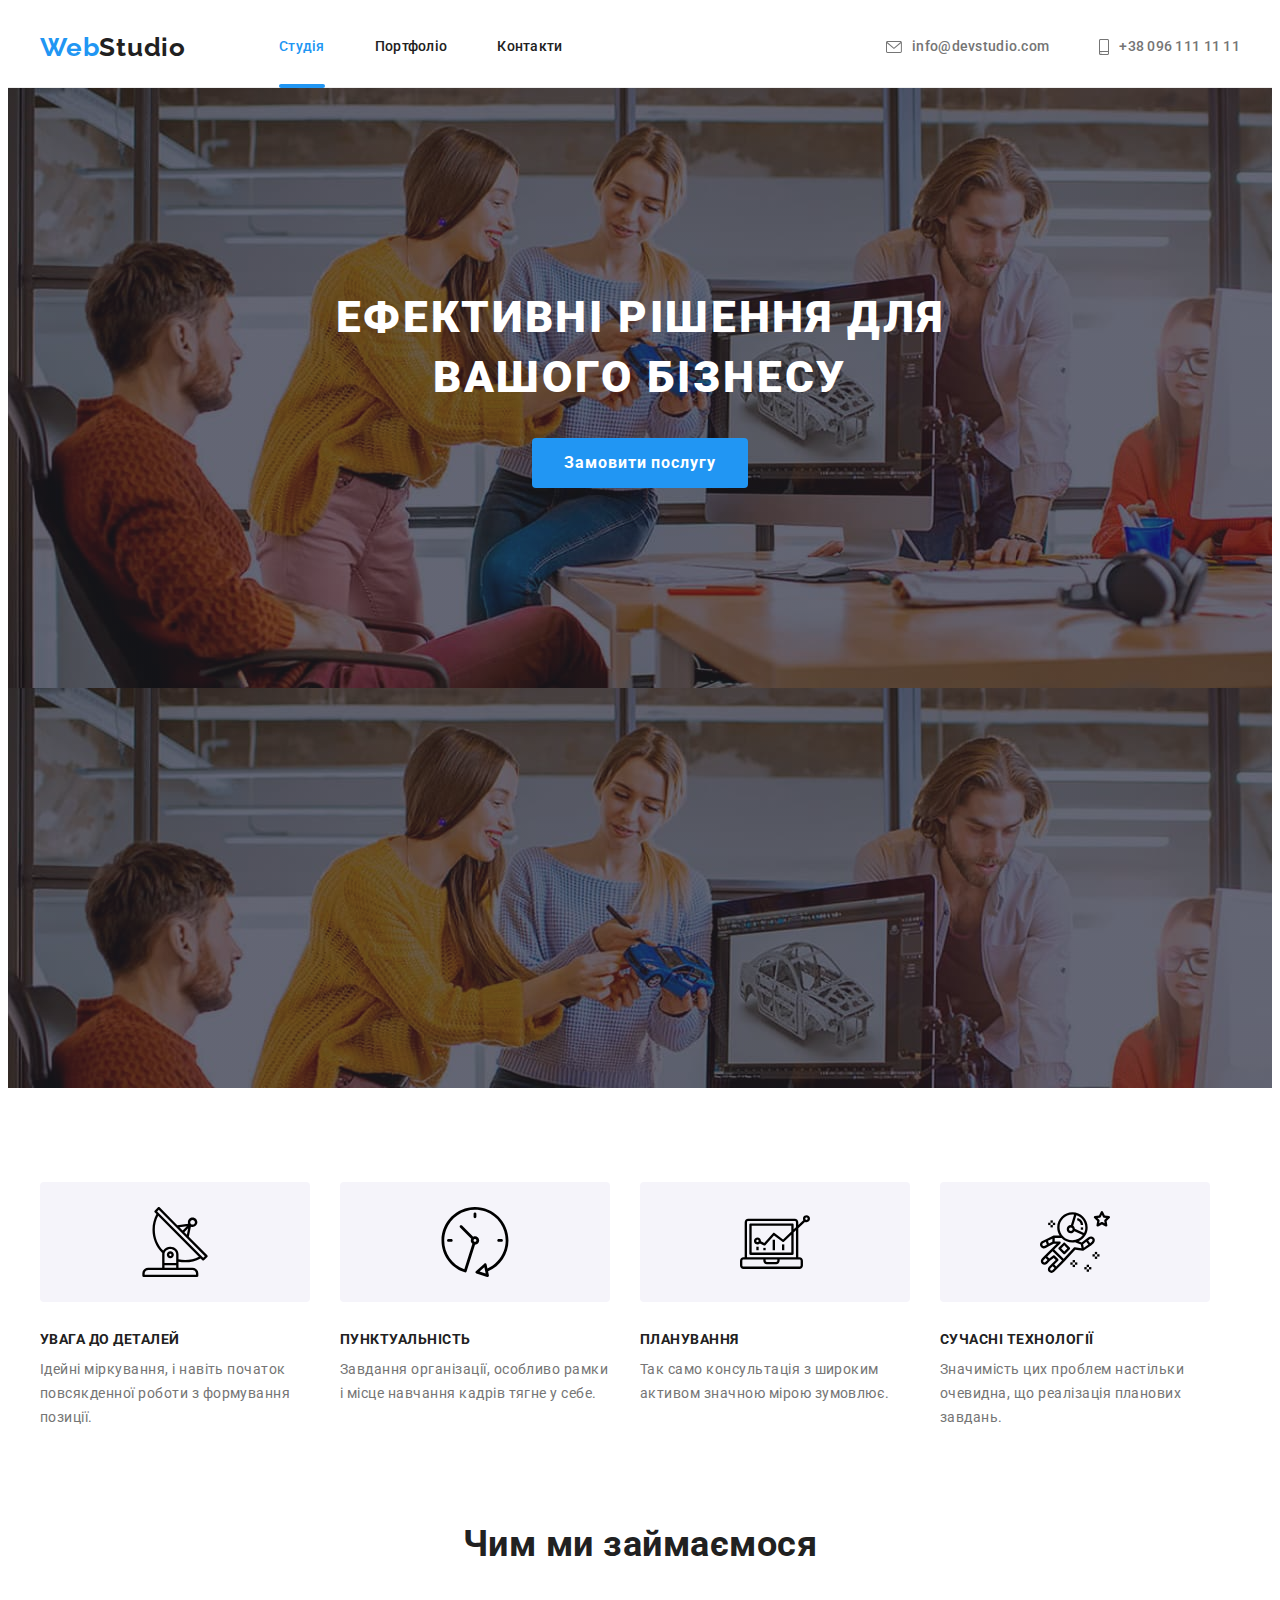
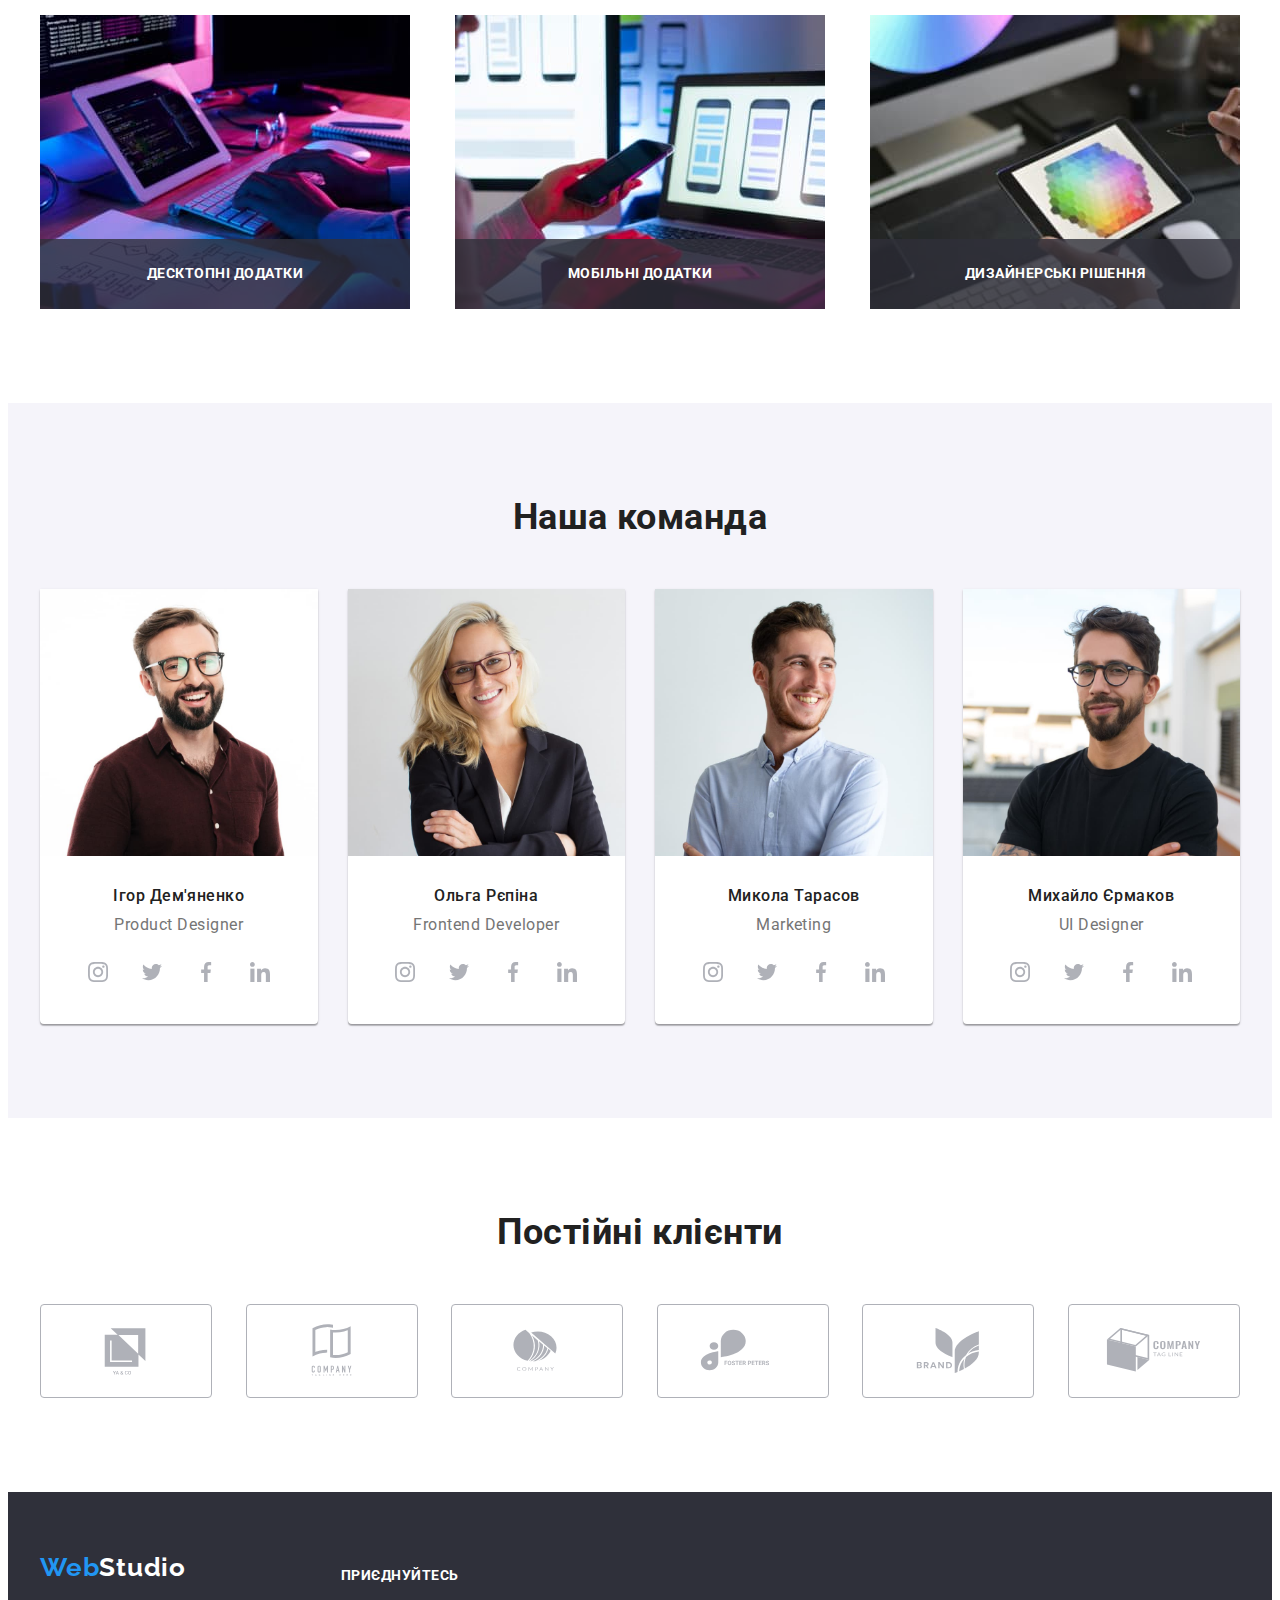
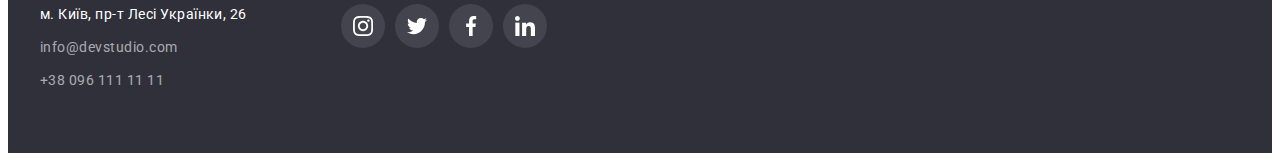
<file: index.html>
<!DOCTYPE html>
<html lang="uk">
  <head>
    <meta charset="UTF-8" />
    <meta http-equiv="X-UA-Compatible" content="IE=edge" />
    <meta name="viewport" content="width=device-width, initial-scale=1.0" />
    <title>WebStudio</title>
    <link rel="preconnect" href="https://fonts.googleapis.com" />
    <link rel="preconnect" href="https://fonts.gstatic.com" crossorigin />
    <link
      href="https://fonts.googleapis.com/css2?family=Raleway:wght@700&family=Roboto:wght@400;500;700;900&display=swap"
      rel="stylesheet"
    />
    <link
      rel="stylesheet"
      href="https://cdnjs.cloudflare.com/ajax/libs/modern-normalize/1.1.0/modern-normalize.min.css"
      integrity="sha512-wpPYUAdjBVSE4KJnH1VR1HeZfpl1ub8YT/NKx4PuQ5NmX2tKuGu6U/JRp5y+Y8XG2tV+wKQpNHVUX03MfMFn9Q=="
      crossorigin="anonymous"
      referrerpolicy="no-referrer"
    />
    <link rel="stylesheet" href="./css/styles.css" />
  </head>

  <body>
    <!--Шапка сайту-->

    <header class="head">
      <div class="container navigat">
        <nav class="head-nav">
          <a class="logo link" href="./index.html"><span class="web-logo">Web</span>Studio</a>
          <ul class="head-list list">
            <li class="item"><a class="head-link link current" href="./index.html">Студія</a></li>
            <li class="item"><a class="head-link link" href="./portfolio.html">Портфоліо</a></li>
            <li class="item"><a class="head-link link" href="#">Контакти</a></li>
          </ul>
        </nav>
        <ul class="contact-list list">
          <li class="reg">
            <a class="contact-link link" href="mailto:info@devstudio.com"
              ><svg class="reg-contact" width="16" height="12">
                <use href="./images/symbol-defs.svg#icon-konvert"></use></svg
              >info@devstudio.com</a
            >
          </li>
          <li class="reg">
            <a class="contact-link link" href="tel:+380961111111"
              ><svg class="reg-contact" width="10" height="16">
                <use href="./images/symbol-defs.svg#icon-smartphone"></use></svg
              >+38 096 111 11 11</a
            >
          </li>
        </ul>
      </div>
    </header>

    <!--Головне-->

    <main>
      <!--Секція герой-->

      <section class="hero">
        <div class="container">
          <h1 class="hero-title">Ефективні рішення для вашого бізнесу</h1>
          <button class="hero-button button" type="button" data-modal-open>Замовити послугу</button>
        </div>
      </section>

      <!--Наші переваги-->

      <section class="benefits">
        <div class="container">
          <h2 class="visually-hidden">Наші переваги</h2>
          <ul class="benefits-list list">
            <li class="benefits-block">
              <div class="benefits-box">
                <svg class="benefits-icon" width="70" height="70">
                  <use href="./images/symbol-defs.svg#icon-antenna"></use>
                </svg>
              </div>
              <h3 class="benefits-title">Увага до деталей</h3>
              <p class="benefits-description">
                Ідейні міркування, і навіть початок повсякденної роботи з формування позиції.
              </p>
            </li>
            <li class="benefits-block">
              <div class="benefits-box">
                <svg class="benefits-icon" width="70" height="70">
                  <use href="./images/symbol-defs.svg#icon-clock"></use>
                </svg>
              </div>
              <h3 class="benefits-title">Пунктуальність</h3>
              <p class="benefits-description">
                Завдання організації, особливо рамки і місце навчання кадрів тягне у себе.
              </p>
            </li>
            <li class="benefits-block">
              <div class="benefits-box">
                <svg class="benefits-icon" width="70" height="70">
                  <use href="./images/symbol-defs.svg#icon-diagram"></use>
                </svg>
              </div>
              <h3 class="benefits-title">Планування</h3>
              <p class="benefits-description">
                Так само консультація з широким активом значною мірою зумовлює.
              </p>
            </li>
            <li class="benefits-block">
              <div class="benefits-box">
                <svg class="benefits-icon" width="70" height="70">
                  <use href="./images/symbol-defs.svg#icon-astronaut"></use>
                </svg>
              </div>
              <h3 class="benefits-title">Сучасні технології</h3>
              <p class="benefits-description">
                Значимість цих проблем настільки очевидна, що реалізація планових завдань.
              </p>
            </li>
          </ul>
        </div>
      </section>

      <!--Чим ми займаємось-->

      <section class="works">
        <div class="container">
          <h2 class="works-title">Чим ми займаємося</h2>
          <ul class="works-list list">
            <li class="work-block">
              <img src="./images/img.jpg" alt="Процес розробки" width="370" height="294" />
              <div class="work-box"><h3 class="work-style">Десктопні додатки</h3></div>
            </li>
            <li class="work-block">
              <img src="./images/img-1.jpg" alt="Процес розробки" width="370" height="294" />
              <div class="work-box"><h3 class="work-style">Мобільні додатки</h3></div>
            </li>
            <li class="work-block">
              <img src="./images/img-2.jpg" alt="Процес розробки" width="370" height="294" />
              <div class="work-box"><h3 class="work-style">Дизайнерські рішення</h3></div>
            </li>
          </ul>
        </div>
      </section>

      <!--Наша команда-->

      <section class="team">
        <div class="container">
          <h2 class="team-title">Наша команда</h2>
          <ul class="team-list list">
            <li class="team-block">
              <img src="./images/igor.jpg" alt="Чоловік" width="270" height="260" />
              <h3 class="member-title">Ігор Дем'яненко</h3>
              <p class="member-discription">Product Designer</p>
              <ul class="social-links list">
                <li>
                  <a
                    class="about-circle"
                    href="https://www.instagram.com/"
                    rel="nofollow noreferer noopener"
                    target="_blank"
                    ><svg width="20" height="20">
                      <use href="./images/symbol-defs.svg#icon-instagram"></use></svg
                  ></a>
                </li>
                <li>
                  <a
                    class="about-circle"
                    href="https://www.instagram.com/"
                    rel="nofollow noreferer noopener"
                    target="_blank"
                    ><svg width="20" height="20">
                      <use href="./images/symbol-defs.svg#icon-twitter"></use></svg
                  ></a>
                </li>
                <li>
                  <a
                    class="about-circle"
                    href="https://www.instagram.com/"
                    rel="nofollow noreferer noopener"
                    target="_blank"
                    ><svg width="20" height="20">
                      <use href="./images/symbol-defs.svg#icon-facebook"></use></svg
                  ></a>
                </li>
                <li>
                  <a
                    class="about-circle"
                    href="https://www.instagram.com/"
                    rel="nofollow noreferer noopener"
                    target="_blank"
                    ><svg width="20" height="20">
                      <use href="./images/symbol-defs.svg#icon-linkedin"></use></svg
                  ></a>
                </li>
              </ul>
            </li>
            <li class="team-block">
              <img src="./images/olga.jpg" alt="Жінка" width="270" height="260" />
              <h3 class="member-title">Ольга Рєпіна</h3>
              <p class="member-discription">Frontend Developer</p>
              <ul class="social-links list">
                <li>
                  <a
                    class="about-circle"
                    href="https://www.instagram.com/"
                    rel="nofollow noreferer noopener"
                    target="_blank"
                    ><svg width="20" height="20">
                      <use href="./images/symbol-defs.svg#icon-instagram"></use></svg
                  ></a>
                </li>
                <li>
                  <a
                    class="about-circle"
                    href="https://www.instagram.com/"
                    rel="nofollow noreferer noopener"
                    target="_blank"
                    ><svg width="20" height="20">
                      <use href="./images/symbol-defs.svg#icon-twitter"></use></svg
                  ></a>
                </li>
                <li>
                  <a
                    class="about-circle"
                    href="https://www.instagram.com/"
                    rel="nofollow noreferer noopener"
                    target="_blank"
                    ><svg width="20" height="20">
                      <use href="./images/symbol-defs.svg#icon-facebook"></use></svg
                  ></a>
                </li>
                <li>
                  <a
                    class="about-circle"
                    href="https://www.instagram.com/"
                    rel="nofollow noreferer noopener"
                    target="_blank"
                    ><svg width="20" height="20">
                      <use href="./images/symbol-defs.svg#icon-linkedin"></use></svg
                  ></a>
                </li>
              </ul>
            </li>
            <li class="team-block">
              <img src="./images/mikola.jpg" alt="Чоловік" width="270" height="260" />
              <h3 class="member-title">Микола Тарасов</h3>
              <p class="member-discription">Marketing</p>
              <ul class="social-links list">
                <li>
                  <a
                    class="about-circle"
                    href="https://www.instagram.com/"
                    rel="nofollow noreferer noopener"
                    target="_blank"
                    ><svg width="20" height="20">
                      <use href="./images/symbol-defs.svg#icon-instagram"></use></svg
                  ></a>
                </li>
                <li>
                  <a
                    class="about-circle"
                    href="https://www.instagram.com/"
                    rel="nofollow noreferer noopener"
                    target="_blank"
                    ><svg width="20" height="20">
                      <use href="./images/symbol-defs.svg#icon-twitter"></use></svg
                  ></a>
                </li>
                <li>
                  <a
                    class="about-circle"
                    href="https://www.instagram.com/"
                    rel="nofollow noreferer noopener"
                    target="_blank"
                    ><svg width="20" height="20">
                      <use href="./images/symbol-defs.svg#icon-facebook"></use></svg
                  ></a>
                </li>
                <li>
                  <a
                    class="about-circle"
                    href="https://www.instagram.com/"
                    rel="nofollow noreferer noopener"
                    target="_blank"
                    ><svg width="20" height="20">
                      <use href="./images/symbol-defs.svg#icon-linkedin"></use></svg
                  ></a>
                </li>
              </ul>
            </li>
            <li class="team-block">
              <img src="./images/mihailo.jpg" alt="Чоловік" width="270" height="260" />
              <h3 class="member-title">Михайло Єрмаков</h3>
              <p class="member-discription">UI Designer</p>
              <ul class="social-links list">
                <li>
                  <a
                    class="about-circle"
                    href="https://www.instagram.com/"
                    rel="nofollow noreferer noopener"
                    target="_blank"
                    ><svg width="20" height="20">
                      <use href="./images/symbol-defs.svg#icon-instagram"></use></svg
                  ></a>
                </li>
                <li>
                  <a
                    class="about-circle"
                    href="https://www.instagram.com/"
                    rel="nofollow noreferer noopener"
                    target="_blank"
                    ><svg width="20" height="20">
                      <use href="./images/symbol-defs.svg#icon-twitter"></use></svg
                  ></a>
                </li>
                <li>
                  <a
                    class="about-circle"
                    href="https://www.instagram.com/"
                    rel="nofollow noreferer noopener"
                    target="_blank"
                    ><svg width="20" height="20">
                      <use href="./images/symbol-defs.svg#icon-facebook"></use></svg
                  ></a>
                </li>
                <li>
                  <a
                    class="about-circle"
                    href="https://www.instagram.com/"
                    rel="nofollow noreferer noopener"
                    target="_blank"
                    ><svg width="20" height="20">
                      <use href="./images/symbol-defs.svg#icon-linkedin"></use></svg
                  ></a>
                </li>
              </ul>
            </li>
          </ul>
        </div>
      </section>

      <!-- Постійні клієнти -->
      <section class="clients">
        <div class="container">
          <h2 class="clients-title">Постійні клієнти</h2>
          <ul class="clients-list list">
            <li>
              <a
                class="link-client link"
                aria-label="Посилання на компанію YA & CO"
                rel="nofollow noreferer noopener"
                target="_blank"
                href="#"
                ><svg width="106" height="60">
                  <use href="./images/symbol-defs.svg#icon-yaco"></use></svg
              ></a>
            </li>
            <li>
              <a
                class="link-client link"
                aria-label="Посилання на компанію Tagline"
                rel="nofollow noreferer noopener"
                target="_blank"
                href="#"
                ><svg width="106" height="60">
                  <use href="./images/symbol-defs.svg#icon-tagline"></use></svg
              ></a>
            </li>
            <li>
              <a
                class="link-client link"
                aria-label="Посилання на компанію Company"
                rel="nofollow noreferer noopener"
                target="_blank"
                href="#"
                ><svg width="106" height="60">
                  <use href="./images/symbol-defs.svg#icon-company"></use></svg
              ></a>
            </li>
            <li>
              <a
                class="link-client link"
                aria-label="Посилання на компанію Foster Peters"
                rel="nofollow noreferer noopener"
                target="_blank"
                href="#"
                ><svg width="106" height="60">
                  <use href="./images/symbol-defs.svg#icon-foster_peters"></use></svg
              ></a>
            </li>
            <li>
              <a
                class="link-client link"
                aria-label="Посилання на компанію Brand"
                rel="nofollow noreferer noopener"
                target="_blank"
                href="#"
                ><svg width="106" height="60">
                  <use href="./images/symbol-defs.svg#icon-brand"></use></svg
              ></a>
            </li>
            <li>
              <a
                class="link-client link"
                aria-label="Посилання на компанію Company Tag Line"
                rel="nofollow noreferer noopener"
                target="_blank"
                href="#"
                ><svg width="106" height="60">
                  <use href="./images/symbol-defs.svg#icon-company_tag_line"></use></svg
              ></a>
            </li>
          </ul>
        </div>
      </section>
    </main>

    <!--Футер-->

    <footer class="footer">
      <div class="container">
        <div class="logo-address">
          <a class="logo link" href="./index.html"><span class="web-logo">Web</span>Studio</a>
          <address class="address">
            <ul class="address-list list">
              <li class="addres-map">
                <a
                  class="addres map link"
                  href="https://goo.gl/maps/ksE5KanS6fAbc7rB9"
                  target="_blank"
                  rel="noopener noreferrer nofollow"
                  >м. Київ, пр-т Лесі Українки, 26</a
                >
              </li>
              <li class="addres-mail">
                <a class="addres mail link" href="mailto:info@devstudio.com">info@devstudio.com</a>
              </li>
              <li class="addres-phone">
                <a class="addres phone link" href="tel:+380961111111">+38 096 111 11 11</a>
              </li>
            </ul>
          </address>
        </div>
        <div class="invitation">
          <h3 class="invitation-title">ПРИЄДНУЙТЕСЬ</h3>
          <ul class="invitation-links list">
            <li>
              <a
                aria-label="Посилання на інстаграм"
                class="invait"
                href="https://www.instagram.com/"
                rel="nofollow noreferer noopener"
                target="_blank"
              >
                <svg width="20" height="20">
                  <use href="./images/symbol-defs.svg#icon-instagram"></use>
                </svg>
              </a>
            </li>
            <li>
              <a
                aria-label="Посилання на твітер"
                class="invait"
                href="https://twitter.com/"
                rel="nofollow noreferer noopener"
                target="_blank"
              >
                <svg width="20" height="20">
                  <use href="./images/symbol-defs.svg#icon-twitter"></use>
                </svg>
              </a>
            </li>
            <li>
              <a
                aria-label="Посилання на фейсбук"
                class="invait"
                href="https://www.facebook.com/"
                rel="nofollow noreferer noopener"
                target="_blank"
              >
                <svg width="20" height="20">
                  <use href="./images/symbol-defs.svg#icon-facebook"></use>
                </svg>
              </a>
            </li>
            <li>
              <a
                aria-label="Посилання на лінкедін"
                class="invait"
                href="https://www.linkedin.com/"
                rel="nofollow noreferer noopener"
                target="_blank"
              >
                <svg width="20" height="20">
                  <use href="./images/symbol-defs.svg#icon-linkedin"></use>
                </svg>
              </a>
            </li>
          </ul>
        </div>
      </div>
    </footer>
    <div class="backdrop is-hidden" data-modal>
      <div class="modal">
        <button type="button" class="modal-close" data-modal-close>
          <svg class="modal-close-icon" width="18" height="18">
            <use href="./images/symbol-defs.svg#icon-close"></use>
          </svg>
        </button>
      </div>
    </div>
    <script src="./js/modal.js"></script>
  </body>
</html>
</file>
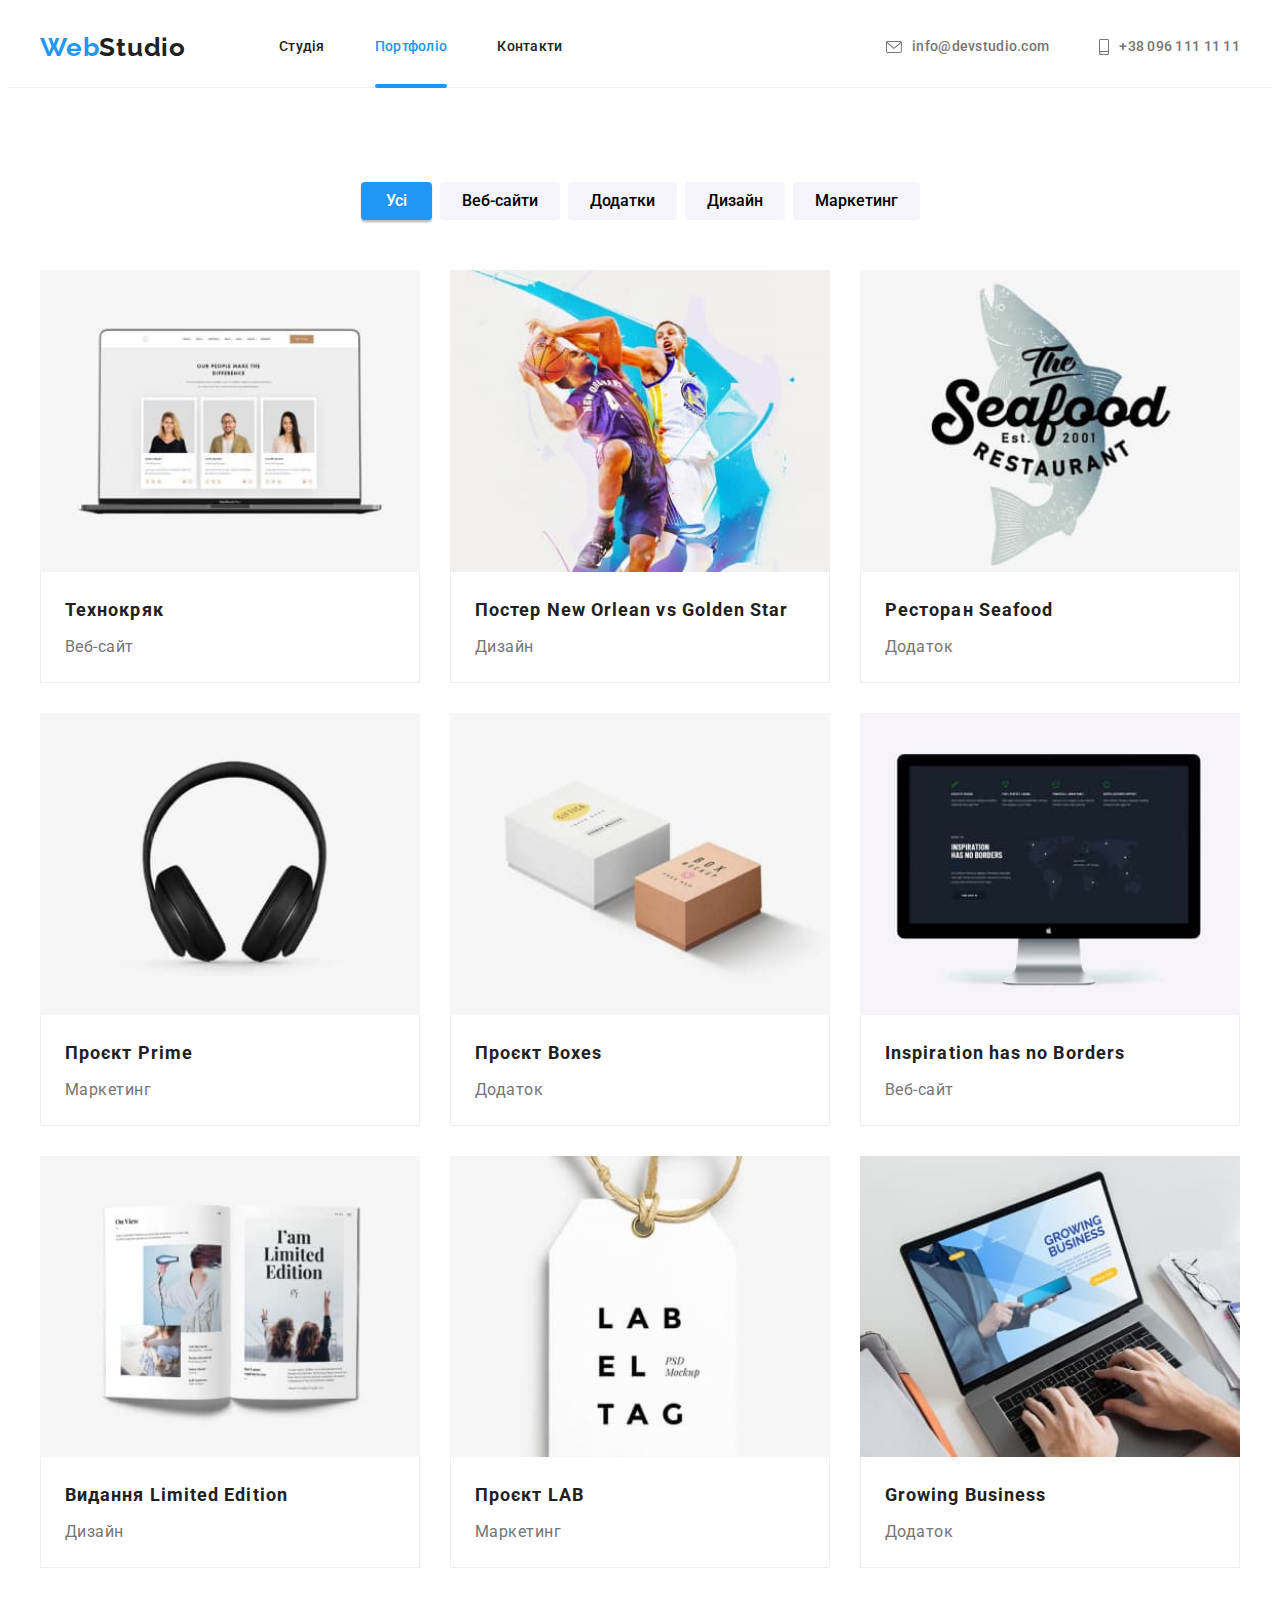
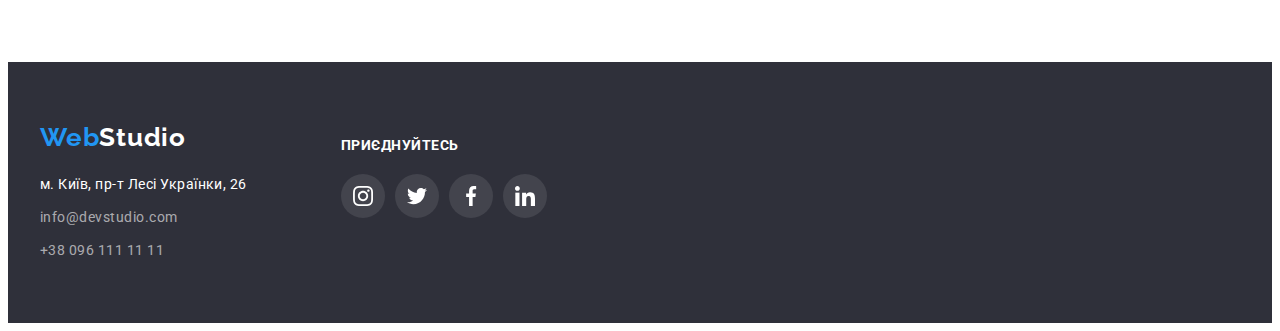
<file: portfolio.html>
<!DOCTYPE html>
<html lang="en">
  <head>
    <meta charset="UTF-8" />
    <meta http-equiv="X-UA-Compatible" content="IE=edge" />
    <meta name="viewport" content="width=device-width, initial-scale=1.0" />
    <title>WebStudio</title>
    <link rel="preconnect" href="https://fonts.googleapis.com" />
    <link rel="preconnect" href="https://fonts.gstatic.com" crossorigin />
    <link
      href="https://fonts.googleapis.com/css2?family=Raleway:wght@700&family=Roboto:wght@400;500;700;900&display=swap"
      rel="stylesheet"
    />
    <link
      rel="stylesheet"
      href="https://cdnjs.cloudflare.com/ajax/libs/modern-normalize/1.1.0/modern-normalize.min.css"
      integrity="sha512-wpPYUAdjBVSE4KJnH1VR1HeZfpl1ub8YT/NKx4PuQ5NmX2tKuGu6U/JRp5y+Y8XG2tV+wKQpNHVUX03MfMFn9Q=="
      crossorigin="anonymous"
      referrerpolicy="no-referrer"
    />
    <link rel="stylesheet" href="./css/styles.css" />
  </head>

  <body>
    <!--Шапка сайту-->

    <header class="head">
      <div class="container navigat">
        <nav class="head-nav">
          <a class="logo link" href="./index.html"><span class="web-logo">Web</span>Studio</a>
          <ul class="head-list list">
            <li class="item"><a class="head-link link" href="./index.html">Студія</a></li>
            <li class="item">
              <a class="head-link link current" href="./portfolio.html">Портфоліо</a>
            </li>
            <li class="item"><a class="head-link link" href="#">Контакти</a></li>
          </ul>
        </nav>
        <ul class="contact-list list">
          <li class="reg">
            <a class="contact-link link" href="mailto:info@devstudio.com"
              ><svg class="reg-contact" width="16" height="12">
                <use href="./images/symbol-defs.svg#icon-konvert"></use></svg
              >info@devstudio.com</a
            >
          </li>
          <li class="reg">
            <a class="contact-link link" href="tel:+380961111111"
              ><svg class="reg-contact" width="10" height="16">
                <use href="./images/symbol-defs.svg#icon-smartphone"></use></svg
              >+38 096 111 11 11</a
            >
          </li>
        </ul>
      </div>
    </header>

    <!--Мейн-->

    <main>
      <section class="choice">
        <div class="container">
          <h1 class="visually-hidden">Наші роботи</h1>

          <!-- Фільтр -->

          <ul class="filter list">
            <li class="filter-button"><button class="button active" type="button">Усі</button></li>
            <li class="filter-button"><button class="button" type="button">Веб-сайти</button></li>
            <li class="filter-button"><button class="button" type="button">Додатки</button></li>
            <li class="filter-button"><button class="button" type="button">Дизайн</button></li>
            <li class="filter-button"><button class="button" type="button">Маркетинг</button></li>
          </ul>

          <!-- Список -->

          <ul class="gallery list">
            <li class="gallery-block touch">
              <a class="gallery-link link" href="#">
                <div class="gallery-wrap">
                  <img
                    src="./images/Tehnokriak.jpg"
                    alt="Екран ноутбуку"
                    width="370"
                    height="294"
                  />
                  <p class="gallery-text">
                    Ресурс пропонує комплексні пропозиції з різним рівнем функціоналу та сервісів.
                    Все це дозволить відвідувачу отримати вичерпні відомості про компанію чи
                    приватну особу.
                  </p>
                </div>

                <div class="gallery-box">
                  <h2 class="gallery-title">Технокряк</h2>
                  <p class="gallery-discription">Веб-сайт</p>
                </div>
              </a>
            </li>
            <li class="gallery-block">
              <a class="gallery-link link" href="#">
                <div class="gallery-wrap">
                  <img
                    src="./images/NewOrlean.jpg"
                    alt="Постер з баскетболістами"
                    width="370"
                    height="294"
                  />
                  <p class="gallery-text">
                    Ресурс пропонує комплексні пропозиції з різним рівнем функціоналу та сервісів.
                    Все це дозволить відвідувачу отримати вичерпні відомості про компанію чи
                    приватну особу.
                  </p>
                </div>

                <div class="gallery-box">
                  <h2 class="gallery-title">Постер New Orlean vs Golden Star</h2>
                  <p class="gallery-discription">Дизайн</p>
                </div>
              </a>
            </li>
            <li class="gallery-block">
              <a class="gallery-link link" href="#">
                <div class="gallery-wrap">
                  <img
                    src="./images/Seafood.jpg"
                    alt="Логотип ресторану"
                    width="370"
                    height="294"
                  />
                  <p class="gallery-text">
                    Ресурс пропонує комплексні пропозиції з різним рівнем функціоналу та сервісів.
                    Все це дозволить відвідувачу отримати вичерпні відомості про компанію чи
                    приватну особу.
                  </p>
                </div>

                <div class="gallery-box">
                  <h2 class="gallery-title">Ресторан Seafood</h2>
                  <p class="gallery-discription">Додаток</p>
                </div>
              </a>
            </li>
            <li class="gallery-block">
              <a class="gallery-link link" href="#">
                <div class="gallery-wrap">
                  <img src="./images/Prime.jpg" alt="Навушники" width="370" height="294" />
                  <p class="gallery-text">
                    Ресурс пропонує комплексні пропозиції з різним рівнем функціоналу та сервісів.
                    Все це дозволить відвідувачу отримати вичерпні відомості про компанію чи
                    приватну особу.
                  </p>
                </div>

                <div class="gallery-box">
                  <h2 class="gallery-title">Проєкт Prime</h2>
                  <p class="gallery-discription">Маркетинг</p>
                </div>
              </a>
            </li>
            <li class="gallery-block">
              <a class="gallery-link link" href="#">
                <div class="gallery-wrap">
                  <img src="./images/Boxes.jpg" alt="Дві коробки" width="370" height="294" />
                  <p class="gallery-text">
                    Ресурс пропонує комплексні пропозиції з різним рівнем функціоналу та сервісів.
                    Все це дозволить відвідувачу отримати вичерпні відомості про компанію чи
                    приватну особу.
                  </p>
                </div>

                <div class="gallery-box">
                  <h2 class="gallery-title">Проєкт Boxes</h2>
                  <p class="gallery-discription">Додаток</p>
                </div>
              </a>
            </li>
            <li class="gallery-block">
              <a class="gallery-link link" href="#">
                <div class="gallery-wrap">
                  <img src="./images/Borders.jpg" alt="Екран монітору" width="370" height="294" />
                  <p class="gallery-text">
                    Ресурс пропонує комплексні пропозиції з різним рівнем функціоналу та сервісів.
                    Все це дозволить відвідувачу отримати вичерпні відомості про компанію чи
                    приватну особу.
                  </p>
                </div>

                <div class="gallery-box">
                  <h2 class="gallery-title">Inspiration has no Borders</h2>
                  <p class="gallery-discription">Веб-сайт</p>
                </div>
              </a>
            </li>
            <li class="gallery-block">
              <a class="gallery-link link" href="#">
                <div class="gallery-wrap">
                  <img
                    src="./images/Edition.jpg"
                    alt="Розгонутий журнал"
                    width="370"
                    height="294"
                  />
                  <p class="gallery-text">
                    Ресурс пропонує комплексні пропозиції з різним рівнем функціоналу та сервісів.
                    Все це дозволить відвідувачу отримати вичерпні відомості про компанію чи
                    приватну особу.
                  </p>
                </div>

                <div class="gallery-box">
                  <h2 class="gallery-title">Видання Limited Edition</h2>
                  <p class="gallery-discription">Дизайн</p>
                </div>
              </a>
            </li>
            <li class="gallery-block">
              <a class="gallery-link link" href="#">
                <div class="gallery-wrap">
                  <img src="./images/LAB.jpg" alt="Бейджик товару" width="370" height="294" />
                  <p class="gallery-text">
                    Ресурс пропонує комплексні пропозиції з різним рівнем функціоналу та сервісів.
                    Все це дозволить відвідувачу отримати вичерпні відомості про компанію чи
                    приватну особу.
                  </p>
                </div>

                <div class="gallery-box">
                  <h2 class="gallery-title">Проєкт LAB</h2>
                  <p class="gallery-discription">Маркетинг</p>
                </div>
              </a>
            </li>
            <li class="gallery-block">
              <a class="gallery-link link" href="#">
                <div class="gallery-wrap">
                  <img src="./images/Growing.jpg" alt="Екран ноутбуку" width="370" height="294" />
                  <p class="gallery-text">
                    Ресурс пропонує комплексні пропозиції з різним рівнем функціоналу та сервісів.
                    Все це дозволить відвідувачу отримати вичерпні відомості про компанію чи
                    приватну особу.
                  </p>
                </div>
                <div class="gallery-box">
                  <h2 class="gallery-title">Growing Business</h2>
                  <p class="gallery-discription">Додаток</p>
                </div>
              </a>
            </li>
          </ul>
        </div>
      </section>
    </main>

    <!--Футер-->

    <footer class="footer">
      <div class="container">
        <div class="logo-address">
          <a class="logo link" href="./index.html"><span class="web-logo">Web</span>Studio</a>
          <address class="address">
            <ul class="address-list list">
              <li class="addres-map">
                <a
                  class="addres map link"
                  href="https://goo.gl/maps/ksE5KanS6fAbc7rB9"
                  target="_blank"
                  rel="noopener noreferrer nofollow"
                  >м. Київ, пр-т Лесі Українки, 26</a
                >
              </li>
              <li class="addres-mail">
                <a class="addres mail link" href="mailto:info@devstudio.com">info@devstudio.com</a>
              </li>
              <li class="addres-phone">
                <a class="addres phone link" href="tel:+380961111111">+38 096 111 11 11</a>
              </li>
            </ul>
          </address>
        </div>
        <div class="invitation">
          <h3 class="invitation-title">ПРИЄДНУЙТЕСЬ</h3>
          <ul class="invitation-links list">
            <li>
              <a
                aria-label="Посилання на інстаграм"
                class="invait"
                href="https://www.instagram.com/"
                rel="nofollow noreferer noopener"
                target="_blank"
              >
                <svg width="20" height="20">
                  <use href="./images/symbol-defs.svg#icon-instagram"></use>
                </svg>
              </a>
            </li>
            <li>
              <a
                aria-label="Посилання на твітер"
                class="invait"
                href="https://twitter.com/"
                rel="nofollow noreferer noopener"
                target="_blank"
              >
                <svg width="20" height="20">
                  <use href="./images/symbol-defs.svg#icon-twitter"></use>
                </svg>
              </a>
            </li>
            <li>
              <a
                aria-label="Посилання на фейсбук"
                class="invait"
                href="https://www.facebook.com/"
                rel="nofollow noreferer noopener"
                target="_blank"
              >
                <svg width="20" height="20">
                  <use href="./images/symbol-defs.svg#icon-facebook"></use>
                </svg>
              </a>
            </li>
            <li>
              <a
                aria-label="Посилання на лінкедін"
                class="invait"
                href="https://www.linkedin.com/"
                rel="nofollow noreferer noopener"
                target="_blank"
              >
                <svg width="20" height="20">
                  <use href="./images/symbol-defs.svg#icon-linkedin"></use>
                </svg>
              </a>
            </li>
          </ul>
        </div>
      </div>
    </footer>
  </body>
</html>
</file>
<file: css/styles.css>
/*--------------Палітра кольорів---------*/
/* BG & white colour - rgba(255, 255, 255, 1) */
/* footer bg color - rgba(47, 48, 58, 1)*/
/* accent colour - rgba(33, 150, 243, 1) */
/* text colour - rgba(33, 33, 33, 1) */
/* text color two - rgba(117, 117, 117, 1) */
/* mail-phone colour - rgba(255, 255, 255, 0.6) */
/* our comand bg colour - rgba(245, 244, 250, 1) */
/* border colour - rgba(238, 238, 238, 1) */
/* overlay hero bg - rgba(47, 48, 58, 0.4) */
/* icon colour - rgba(175, 177, 184, 1)*/
/* icon footer colour - rgba(67, 68, 77, 1) */
/* backdrop colour - rgba(0, 0, 0, 0.2) */
/* galary accent colour - rgba(33, 150, 243, 0.9) */

:root {
  --bg-white-colour: rgba(255, 255, 255, 1);
  --footer-bg-colour: rgba(47, 48, 58, 1);
  --accent-colour: rgba(33, 150, 243, 1);
  --text-colour: rgba(33, 33, 33, 1);
  --text-colour-two: rgba(117, 117, 117, 1);
  --mail-phone-colour: rgba(255, 255, 255, 0.6);
  --command-bg-colour: rgba(245, 244, 250, 1);
  --border-colour: rgba(238, 238, 238, 1);
  --hero-overlay-bg: rgba(47, 48, 58, 0.4);
  --icon-colour: rgba(175, 177, 184, 1);
  --icon-footer: rgba(67, 68, 77, 1);
  --backdrop-colour: rgba(0, 0, 0, 0.2);
  --galary-accent-colour: rgba(33, 150, 243, 0.9);
}
body {
  color: var(--text-colour);
  font-family: 'Roboto', sans-serif;
  font-style: normal;
  letter-spacing: 0.03em;
}
.list {
  list-style: none;
}
.link {
  text-decoration: none;
  color: inherit;
}
.button {
  display: inline-block;
  border: 1px solid transparent;
  border: none;
  cursor: pointer;
  font-family: inherit;
  border-radius: 4px;
  text-align: center;
}
p,
h1,
h2,
h3,
ul,
a {
  margin: 0;
  padding: 0;
}
img {
  display: block;
  max-width: 100%;
  width: 100%;
  height: auto;
}

/* Скругляє краї малюнка при переповненні.
overflow: hidden; */

/* ------------Global border-box------------ */

html {
  box-sizing: border-box;
}

/* --------Invisible h---------- */

.visually-hidden {
  position: absolute;
  clip: rect(0 0 0 0);
  width: 1px;
  height: 1px;
  margin: -1px;
}

/* ------------Container---------------- */

.container {
  max-width: 1200px;
  width: 100%;
  margin: 0 auto;
  padding: 0 15px;
}
/* -----------HEADER--------------- */

.head {
  display: flex;
  padding: 24px 0;
  border-bottom: 1px solid var(--border-colour);
}

/* -----------logo------------ */

.logo {
  margin-right: 93px;
  font-family: 'Raleway', sans-serif;
  color: var(--text-colour);
  font-weight: 700;
  font-size: 26px;
  line-height: 1.19;
  letter-spacing: 0.03em;
}
.web-logo {
  color: var(--accent-colour);
}

/* --------Navigation--------------- */

.navigat {
  display: flex;
  align-items: center;
}
.head-nav {
  display: flex;
}
.head-list {
  /* gap: 50px; */
  display: flex;
  align-items: center;
}
.head-link {
  display: block;
  font-weight: 500;
  font-size: 14px;
  line-height: 1.14;
  letter-spacing: 0.02em;
  transition: color 250ms cubic-bezier(0.4, 0, 0.2, 1);
}
.list .item:not(:last-child) {
  margin-right: 50px;
}
.head-link:focus,
.head-link:hover {
  color: var(--accent-colour);
}
.current {
  color: var(--accent-colour);
  position: relative;
}
.current::after {
  position: absolute;
  left: 0;
  bottom: -33px;
  content: '';
  display: inline-block;
  width: 100%;
  height: 4px;
  background-color: var(--accent-colour);
  border-radius: 2px;
}

/* ---------------Contacts--------------- */

.contact-list {
  /* gap: 50px; */
  display: flex;
  align-items: center;
  margin-left: auto;
}

.contact-link {
  display: flex;
  color: var(--text-colour-two);
  font-weight: 500;
  font-size: 14px;
  line-height: 1.14;
  letter-spacing: 0.02em;
  transition: color 250ms cubic-bezier(0.4, 0, 0.2, 1);
}
.list .reg:not(:last-child) {
  margin-right: 50px;
}
.contact-link:focus,
.contact-link:hover {
  color: var(--accent-colour);
}
.reg-contact {
  margin-top: auto;
  margin-bottom: auto;
  margin-right: 10px;
  fill: currentColor;
}

/* ---------------HERO----------------------- */

.hero {
  max-width: 1600px;
  height: 600px;
  margin-left: auto;
  margin-right: auto;
  padding-top: 200px;
  padding-bottom: 200px;
  text-align: center;
  background-image: linear-gradient(to right, rgba(47, 48, 58, 0.4), rgba(47, 48, 58, 0.4)),
    url(../images/team.jpg);
  background-color: var(--footer-bg-colour);
}
.hero-title {
  max-width: 696px;
  margin: 0 auto;

  color: var(--bg-white-colour);
  font-weight: 900;
  font-size: 44px;
  line-height: 1.36;
  text-align: center;
  letter-spacing: 0.06em;
  text-transform: uppercase;
}
.hero-button {
  margin-top: 30px;
  padding: 10px 32px;

  background-color: var(--accent-colour);
  color: var(--bg-white-colour);
  font-weight: 700;
  font-size: 16px;
  line-height: 1.88;
  letter-spacing: 0.06em;
  transition: background-color 250ms cubic-bezier(0.4, 0, 0.2, 1);
}
.hero-button:focus,
.hero-button:hover {
  background-color: rgba(24, 140, 232, 1);
  color: var(--bg-white-colour);
}

/* -------------BENEFITS---------------- */

.benefits {
  padding-top: 94px;
}
.benefits-list {
  display: flex;
}
.benefits-block {
  max-width: 270px;
}
.benefits-block:not(:last-child) {
  margin-right: 30px;
}
.benefits-box {
  display: flex;
  justify-content: center;
  align-items: center;
  height: 120px;
  margin-bottom: 30px;
  border-radius: 4px;
  background-color: var(--command-bg-colour);
}
/* .benefits-block::before {
  content: '';
  display: block;
  height: 120px;
  background-color: var(--command-bg-colour);
  margin-bottom: 30px;
  background-repeat: no-repeat;
  background-position: center;
  background-size: contain;
} */
.benefits-title {
  margin-bottom: 10px;
  font-size: 14px;
  line-height: 1.14;
  text-transform: uppercase;
}
.benefits-description {
  color: var(--text-colour-two);
  font-size: 14px;
  line-height: 1.71;
}

/* -----------WHAT WE ARE DOING--------------- */

.works {
  padding: 94px 0;
}
.team-title,
.works-title,
.clients-title {
  margin-bottom: 50px;
  font-size: 36px;
  line-height: 1.16;
  text-align: center;
}
.works-list {
  display: flex;
  justify-content: space-between;
}
.work-block {
  position: relative;
}
.work-box {
  position: absolute;
  width: 100%;
  height: 70px;
  background: rgba(47, 48, 58, 0.8);
  bottom: 0px;
}
.work-style {
  position: absolute;
  font-size: 14px;
  line-height: 1.14;
  text-transform: uppercase;
  color: var(--bg-white-colour);
  top: 50%;
  left: 50%;
  transform: translate(-50%, -50%);
}

/* ---------------OUR TEAM---------------- */

.team {
  padding: 94px 0;
  background-color: var(--command-bg-colour);
}
.team-list {
  display: flex;
  justify-content: space-between;
}
.team-block {
  padding-bottom: 30px;
  background-color: var(--bg-white-colour);
  box-shadow: 0px 1px 3px rgba(0, 0, 0, 0.12), 0px 1px 1px rgba(0, 0, 0, 0.14),
    0px 2px 1px rgba(0, 0, 0, 0.2);
  border-radius: 0px 0px 4px 4px;
}
.team-block:not(:last-child) {
  margin-right: 30px;
}
.member-title {
  margin-top: 30px;
  font-weight: 500;
  font-size: 16px;
  line-height: 1.19;
  text-align: center;
}
.member-discription {
  margin-top: 10px;
  color: var(--text-colour-two);
  font-size: 16px;
  line-height: 1.19;
  text-align: center;
}
.social-links {
  display: flex;
  margin-top: 16px;
  justify-content: space-between;
  width: 206px;
  margin-left: auto;
  margin-right: auto;
}
.about-circle {
  outline: none;
  display: flex;
  justify-content: center;
  align-items: center;
  width: 44px;
  height: 44px;
  border-radius: 50%;
  background-color: var(--bg-white-colour);
  fill: var(--icon-colour);
  transition: background-color 250ms cubic-bezier(0.4, 0, 0.2, 1),
    fill 250ms cubic-bezier(0.4, 0, 0.2, 1);
}
.about-circle:focus,
.about-circle:hover {
  fill: var(--bg-white-colour);
  background-color: var(--accent-colour);
}

/* ------------CLIENTS---------------- */

.clients {
  padding: 94px 0;
}
.clients-list {
  display: flex;
  width: 100%;
  justify-content: space-between;
}
.link-client {
  display: flex;
  width: 170px;
  height: 92px;
  justify-content: center;
  align-items: center;
  fill: var(--icon-colour);
  border-radius: 4px;
  border: 1px solid var(--icon-colour);
  outline: none;
  transition: border-color 250ms cubic-bezier(0.4, 0, 0.2, 1),
    fill 250ms cubic-bezier(0.4, 0, 0.2, 1);
}
.link-client:focus,
.link-client:hover {
  border-color: var(--accent-colour);
  fill: var(--accent-colour);
}
/* ------------CHOICE----------------- */

.choice {
  padding: 94px 0;
}
/* -------------Filter------------------- */

.filter {
  display: flex;
  justify-content: center;
  margin-bottom: 50px;
}
.filter .button {
  padding: 6px 22px;

  background-color: var(--command-bg-colour);
  font-weight: 500;
  font-size: 16px;
  line-height: 1.62;
  transition: background-color 250ms cubic-bezier(0.4, 0, 0.2, 1),
    color 250ms cubic-bezier(0.4, 0, 0.2, 1);
}
.filter-button:not(:last-child) {
  margin-right: 8px;
  transition: box-shadow 250ms cubic-bezier(0.4, 0, 0.2, 1);
}
.filter .active {
  padding: 6px 25px;
  box-shadow: 0px 3px 1px rgba(0, 0, 0, 0.1), 0px 1px 2px rgba(0, 0, 0, 0.08),
    0px 2px 2px rgba(0, 0, 0, 0.12);

  background-color: var(--accent-colour);
  color: var(--bg-white-colour);
}
.filter .button:focus,
.filter .button:hover {
  background-color: var(--accent-colour);
  color: var(--bg-white-colour);
}
.filter-button:hover,
.filter-button:focus {
  box-shadow: 0px 3px 1px rgba(0, 0, 0, 0.1), 0px 1px 2px rgba(0, 0, 0, 0.08),
    0px 2px 2px rgba(0, 0, 0, 0.12);
}

/* -------------Gallery---------------- */

.gallery {
  display: flex;
  flex-wrap: wrap;
}
/* .gallery {
  display: flex;
  flex-wrap: wrap;
  gap: 30px;
} */
/* .touch {
  box-shadow: 0px 1px 1px rgba(0, 0, 0, 0.12), 0px 4px 4px rgba(0, 0, 0, 0.06),
    1px 4px 6px rgba(0, 0, 0, 0.16);
} */
.gallery-block {
  flex-basis: calc((100% - 60px) / 3);
  /* min-width: 370px; */
  margin-bottom: 30px;
  margin-right: 30px;
  background-color: var(--bg-white-colour);
  transition: box-shadow 250ms cubic-bezier(0.4, 0, 0.2, 1);
}
.gallery-block:nth-child(3n) {
  margin-right: 0;
}
.gallery-block:nth-last-child(-n + 3) {
  margin-bottom: 0;
}
.gallery-block:hover,
.gallery-block:focus {
  box-shadow: 0px 1px 1px rgba(0, 0, 0, 0.12), 0px 4px 4px rgba(0, 0, 0, 0.06),
    1px 4px 6px rgba(0, 0, 0, 0.16);
}
.gallery-wrap {
  position: relative;
  overflow: hidden;
}
.gallery-text {
  position: absolute;
  top: 0;
  height: 100%;
  padding: 63px 24px;
  color: var(--bg-white-colour);
  background-color: var(--galary-accent-colour);
  font-size: 18px;
  line-height: 1.56;
  letter-spacing: 0.03em;
  transform: translateY(101%);
  transition: transform 250ms cubic-bezier(0.4, 0, 0.2, 1);
}
.gallery-block:hover .gallery-text,
.gallery-block:focus .gallery-text {
  transform: translateY(0);
}
.gallery-box {
  border-left: 1px solid var(--border-colour);
  border-right: 1px solid var(--border-colour);
  border-bottom: 1px solid var(--border-colour);
  padding: 20px 24px;
}
.gallery-title {
  color: var(--text-colour);
  font-size: 18px;
  line-height: 2;
  letter-spacing: 0.06em;
}
.gallery-discription {
  margin-top: 4px;
  color: var(--text-colour-two);
  font-size: 16px;
  line-height: 1.87;
}

/* -------------FOOTER----------------- */

.footer {
  padding: 60px 0;
  background-color: var(--footer-bg-colour);
}
.footer > .container {
  display: flex;
}

/* ---------------Logo---------------- */

.logo-address > .logo {
  margin-right: 0;
  color: var(--bg-white-colour);
}
.logo-address {
  min-width: 231px;
  margin-right: 70px;
}

/* -----------------Address--------------- */

.address {
  margin-top: 20px;
}
.addres {
  display: inline-block;
  transition: color 250ms cubic-bezier(0.4, 0, 0.2, 1);
}
.map {
  color: var(--bg-white-colour);
  font-style: normal;
  font-size: 14px;
  line-height: 1.71;
}
.addres-mail,
.addres-phone {
  margin-top: 9px;
}
.phone,
.mail {
  color: var(--mail-phone-colour);
  font-style: normal;
  font-size: 14px;
  line-height: 1.71;
}
.addres:focus,
.addres:hover {
  color: var(--accent-colour);
}

/* -------------Invitation------------ */

.invitation {
  padding-top: 15px;
}
.invitation-title {
  margin-bottom: 20px;
  color: var(--bg-white-colour);
  font-size: 14px;
  line-height: 1.2;
}
.invitation-links {
  display: flex;
  width: 206px;
  justify-content: space-between;
}
.invait {
  outline: none;
  width: 44px;
  height: 44px;
  border-radius: 50%;
  display: flex;
  justify-content: center;
  align-items: center;
  fill: var(--bg-white-colour);
  background-color: var(--icon-footer);
  transition: background-color 250ms cubic-bezier(0.4, 0, 0.2, 1),
    border-color 250ms cubic-bezier(0.4, 0, 0.2, 1);
}
.invait:hover,
.invait:focus {
  background-color: var(--accent-colour);
  border-color: var(--accent-colour);
}

/* -----------Backdrop-------------- */

.backdrop {
  width: 100%;
  height: 100%;
  background-color: var(--backdrop-colour);
  position: fixed;
  top: 0;
  transition: opacity 250ms cubic-bezier(0.4, 0, 0.2, 1),
    visibility 250ms cubic-bezier(0.4, 0, 0.2, 1);
}
.backdrop.is-hidden {
  opacity: 0;
  visibility: hidden;
  pointer-events: none;
}

/* ------------Modal window------------- */

.modal {
  width: 528px;
  min-height: 581px;
  background-color: var(--bg-white-colour);
  box-shadow: 0px 1px 3px rgba(0, 0, 0, 0.12), 0px 1px 1px rgba(0, 0, 0, 0.14),
    0px 2px 1px rgba(0, 0, 0, 0.2);
  border-radius: 4px;

  position: absolute;
  top: 50%;
  left: 50%;
  transform: translate(-50%, -50%) scale(1);
  transition: transform 250ms cubic-bezier(0.4, 0, 0.2, 1);
  position: absolute;
  top: 50%;
  left: 50%;
  transform: translate(-50%, -50%);
}
.backdrop.is-hidden .modal {
  transform: translate(-50%, -50%) scale(0);
}

/* -------------Modal button--------------- */

.modal-close {
  width: 30px;
  height: 30px;
  background-color: var(--bg-white-colour);
  border: 1px solid rgba(0, 0, 0, 0.1);
  border-radius: 50%;
  position: absolute;
  right: 8px;
  top: 8px;
  display: flex;
  justify-content: center;
  align-items: center;
  cursor: pointer;
}
.modal-close-icon {
  fill: rgba(0, 0, 0, 1);
  transition: fill 250ms cubic-bezier(0.4, 0, 0.2, 1);
}
.modal-close:focus .modal-close-icon,
.modal-close:hover .modal-close-icon {
  fill: var(--accent-colour);
}
</file>
